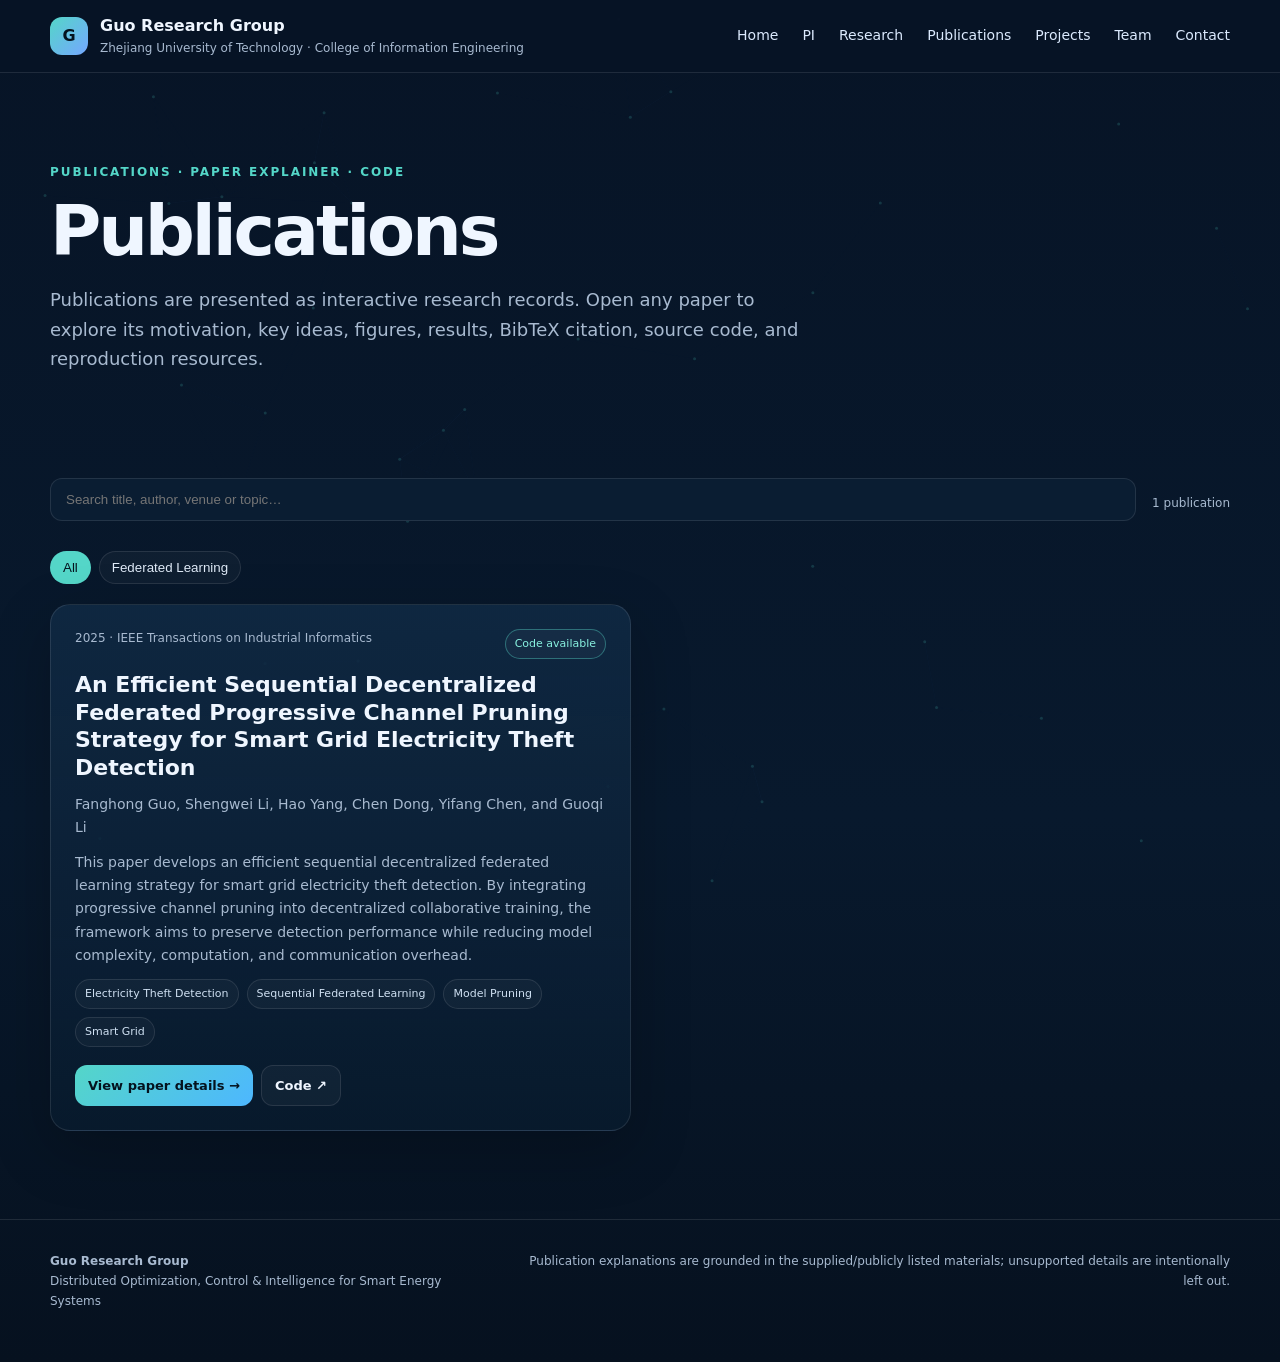
<file: publications.html>
<!doctype html>
<html lang="en">
<head>
  <meta charset="utf-8" />
  <meta name="viewport" content="width=device-width,initial-scale=1" />
  <meta name="description" content="Publication list of Guo Research Group, Zhejiang University of Technology." />
  <meta name="theme-color" content="#071426" />
  <title>Publications | Guo Research Group</title>
  <link rel="icon" href="assets/favicon.svg" type="image/svg+xml" />
  <link rel="stylesheet" href="assets/style.css" />
</head>
<body>
  <canvas id="network-canvas" aria-hidden="true"></canvas>
  <header class="site-header">
    <div class="container nav-wrap">
      <a class="brand" href="index.html"><span class="brand-mark">G</span><span><strong>Guo Research Group</strong><small>Zhejiang University of Technology · College of Information Engineering</small></span></a>
      <button class="menu-btn" id="menuBtn" aria-label="Open navigation" aria-expanded="false">☰</button>
      <nav id="nav" class="nav"><a href="index.html#home">Home</a><a href="index.html#about">PI</a><a href="index.html#research">Research</a><a href="index.html#publications">Publications</a><a href="index.html#projects">Projects</a><a href="index.html#team">Team</a><a href="index.html#contact">Contact</a></nav>
    </div>
  </header>
  <main>
    <section class="page-hero"><div class="container"><div class="section-tag">PUBLICATIONS · PAPER EXPLAINER · CODE</div><h1>Publications</h1><p>Publications are presented as interactive research records. Open any paper to explore its motivation, key ideas, figures, results, BibTeX citation, source code, and reproduction resources.</p></div></section>
    <section class="section" style="padding-top:20px"><div class="container">
      <div class="filters"><input id="paperSearch" class="search-box" type="search" placeholder="Search title, author, venue or topic…" aria-label="Search publications"><div id="resultCount" class="micro-note"></div></div>
      <div id="filterChips" class="filter-chips"></div>
      <div style="height:20px"></div>
      <div id="papersGrid" class="papers-grid"></div>
    </div></section>
  </main>
  <footer><div class="container footer-grid"><div><b>Guo Research Group</b><br><span>Distributed Optimization, Control & Intelligence for Smart Energy Systems</span></div><div class="footer-right">Publication explanations are grounded in the supplied/publicly listed materials; unsupported details are intentionally left out.</div></div></footer>
  <script src="assets/publications.js"></script>
  <script src="assets/main.js"></script>
  <script src="assets/publications-page.js"></script>
</body>
</html>
</file>
<file: assets/style.css>
:root{
  --bg:#071426;
  --bg2:#0a1c31;
  --panel:#0d223c;
  --panel2:#102943;
  --text:#eff6ff;
  --muted:#a8bad0;
  --line:rgba(255,255,255,.10);
  --accent:#54d6c8;
  --accent2:#75a7ff;
  --max:1180px;
  --shadow:0 20px 60px rgba(0,0,0,.22);
}

*{
  box-sizing:border-box;
}

html{
  scroll-behavior:smooth;
}

body{
  margin:0;
  font-family:Inter,ui-sans-serif,system-ui,-apple-system,BlinkMacSystemFont,"Segoe UI",sans-serif;
  background:linear-gradient(180deg,var(--bg),#08192d 60%,#06111f);
  color:var(--text);
  line-height:1.65;
}

a{
  color:inherit;
  text-decoration:none;
}

img{
  max-width:100%;
  display:block;
}

code{
  font-family:"SFMono-Regular",Consolas,monospace;
}

.container{
  width:min(var(--max),calc(100% - 40px));
  margin:auto;
}

.section{
  padding:88px 0;
}

.section-muted{
  background:rgba(255,255,255,.025);
  border-block:1px solid var(--line);
}


/* ==============================
   Background
============================== */

#network-canvas{
  position:fixed;
  inset:0;
  width:100%;
  height:100%;
  pointer-events:none;
  opacity:.25;
  z-index:-1;
}


/* ==============================
   Header
============================== */

.site-header{
  position:sticky;
  top:0;
  z-index:50;
  background:rgba(7,20,38,.88);
  backdrop-filter:blur(18px);
  border-bottom:1px solid var(--line);
}

.nav-wrap{
  height:72px;
  display:flex;
  align-items:center;
  justify-content:space-between;
  gap:24px;
}

.brand{
  display:flex;
  align-items:center;
  gap:12px;
}

.brand-mark{
  width:38px;
  height:38px;
  display:grid;
  place-items:center;
  border-radius:12px;
  background:linear-gradient(135deg,var(--accent),var(--accent2));
  font-weight:900;
  color:#04121e;
}

.brand strong,
.brand small{
  display:block;
}

.brand small{
  color:var(--muted);
  font-size:12px;
}

.nav{
  display:flex;
  gap:24px;
  align-items:center;
}

.nav a{
  font-size:14px;
  color:#dbeafe;
}

.nav a:hover{
  color:var(--accent);
}

.menu-btn{
  display:none;
  background:none;
  border:0;
  color:#fff;
  font-size:24px;
}


/* ==============================
   Hero
============================== */

.hero{
  padding-top:110px;
}

.hero-grid{
  display:grid;
  grid-template-columns:1.2fr .8fr;
  align-items:center;
  gap:60px;
  min-height:560px;
}

.eyebrow,
.section-tag{
  font-size:12px;
  font-weight:800;
  letter-spacing:.16em;
  color:var(--accent);
  text-transform:uppercase;
}

.hero h1{
  font-size:clamp(44px,6vw,76px);
  line-height:1.03;
  margin:18px 0 24px;
  letter-spacing:-.05em;
}

.hero h1 span{
  color:var(--accent);
}

.hero-lead{
  font-size:19px;
  color:#c9d7e7;
  max-width:760px;
}

.hero-actions{
  display:flex;
  gap:12px;
  flex-wrap:wrap;
  margin:30px 0;
}

.btn{
  display:inline-flex;
  align-items:center;
  justify-content:center;
  gap:8px;
  padding:12px 18px;
  border-radius:12px;
  border:1px solid var(--line);
  font-weight:750;
}

.btn.primary{
  background:linear-gradient(135deg,var(--accent),#4db7ff);
  color:#04121e;
  border:0;
}

.btn.ghost{
  background:rgba(255,255,255,.035);
}

.btn.small{
  padding:9px 13px;
  font-size:13px;
}

.btn.disabled{
  opacity:.5;
  pointer-events:none;
}

.hero-meta{
  display:flex;
  gap:20px;
  flex-wrap:wrap;
  color:var(--muted);
  font-size:14px;
}

.hero-visual{
  display:grid;
  place-items:center;
}


/* ==============================
   Hero Orbital Graphic
============================== */

.orbital{
  position:relative;
  width:380px;
  aspect-ratio:1;
  border-radius:50%;
  display:grid;
  place-items:center;
}

.core{
  width:112px;
  height:112px;
  border-radius:50%;
  display:grid;
  place-items:center;
  text-align:center;
  background:linear-gradient(135deg,#113e5a,#143454);
  border:1px solid rgba(117,167,255,.55);
  box-shadow:0 0 70px rgba(84,214,200,.18);
  font-weight:900;
  letter-spacing:.12em;
}

.orbit{
  position:absolute;
  inset:10%;
  border:1px solid rgba(255,255,255,.12);
  border-radius:50%;
  animation:spin 26s linear infinite;
}

.orbit-2{
  inset:22%;
  animation-duration:19s;
  animation-direction:reverse;
}

.orbit-3{
  inset:35%;
  animation-duration:14s;
}

.node{
  position:absolute;
  width:48px;
  height:48px;
  border-radius:50%;
  display:grid;
  place-items:center;
  background:#0c2940;
  border:1px solid rgba(84,214,200,.5);
  font-size:11px;
  font-weight:900;
}

.node-a{
  top:-24px;
  left:45%;
}

.node-b{
  bottom:-24px;
  right:20%;
}

.node-c{
  top:20%;
  right:-24px;
}

.node-d{
  bottom:10%;
  left:-24px;
}

.node-e{
  top:-24px;
  left:40%;
}

@keyframes spin{
  to{
    transform:rotate(360deg);
  }
}


/* ==============================
   Statistics
============================== */

.stats-band{
  padding:28px 0;
  border-block:1px solid var(--line);
  background:rgba(7,20,38,.72);
}

.stats-grid{
  display:grid;
  grid-template-columns:repeat(5,1fr);
  gap:16px;
}

.stat{
  padding:10px 0;
}

.stat strong{
  display:block;
  font-size:30px;
}

.stat span,
.micro-note{
  font-size:12px;
  color:var(--muted);
}

.micro-note{
  margin-top:8px;
}


/* ==============================
   PI / About
============================== */

.two-col{
  display:grid;
  grid-template-columns:.9fr 1.1fr;
  gap:56px;
}

.portrait-card{
  border:1px solid var(--line);
  background:linear-gradient(180deg,var(--panel),rgba(13,34,60,.55));
  border-radius:24px;
  padding:24px;
  box-shadow:var(--shadow);
  align-self:start;
}


/* Modified: taller PI portrait */

.portrait-frame{
  border-radius:18px;
  overflow:hidden;
  aspect-ratio:7 / 8;
  background:#0b2035;
}

.portrait-frame img{
  width:100%;
  height:100%;
  object-fit:cover;
  object-position:center 5%;
}

.portrait-fallback{
  height:100%;
  display:none;
  place-items:center;
  font-size:80px;
  font-weight:900;
  color:var(--accent);
}

.portrait-copy h2{
  margin:20px 0 4px;
  font-size:30px;
}

.portrait-copy h2 span{
  font-size:17px;
  color:var(--muted);
  font-weight:500;
}

.portrait-copy p{
  margin:4px 0;
  color:var(--muted);
}

.kicker{
  margin-top:18px;
  color:var(--accent);
  font-size:12px;
  font-weight:800;
}

.mini-links{
  display:flex;
  gap:16px;
  flex-wrap:wrap;
  margin-top:18px;
  font-size:13px;
  color:#d9e8ff;
}

.section-title{
  font-size:clamp(32px,4vw,48px);
  line-height:1.12;
  letter-spacing:-.035em;
  margin:10px 0 18px;
}

.about-copy>p,
.section-head>p{
  color:var(--muted);
}


/* ==============================
   Timeline
============================== */

.timeline{
  margin-top:26px;
  border-left:1px solid rgba(84,214,200,.35);
}

.timeline-item{
  padding:0 0 24px 24px;
  position:relative;
}

.timeline-item:before{
  content:"";
  position:absolute;
  width:9px;
  height:9px;
  border-radius:50%;
  background:var(--accent);
  left:-5px;
  top:8px;
}

.timeline-item span{
  font-size:12px;
  color:var(--accent);
  font-weight:800;
}

.timeline-item p{
  margin:3px 0;
  color:#c7d5e5;
}


/* ==============================
   Section Headers
============================== */

.section-head{
  display:flex;
  justify-content:space-between;
  align-items:end;
  gap:40px;
  margin-bottom:34px;
}

.section-head>p{
  max-width:520px;
}

.text-link{
  color:var(--accent);
  font-weight:750;
}


/* ==============================
   Research
============================== */

.research-grid{
  display:grid;
  grid-template-columns:repeat(2,1fr);
  gap:18px;
}

.research-card,
.project,
.book-card,
.join-card,
.contact-card,
.paper-card,
.paper-panel{
  border:1px solid var(--line);
  background:linear-gradient(
    180deg,
    rgba(16,41,67,.9),
    rgba(8,27,46,.8)
  );
  border-radius:20px;
  box-shadow:var(--shadow);
}

.research-card{
  padding:28px;
  min-height:250px;
}

.research-num{
  font-size:13px;
  color:var(--accent);
  font-weight:900;
}

.research-card h3{
  font-size:24px;
  margin:12px 0;
}

.research-card p{
  color:var(--muted);
}

.tags,
.paper-tags{
  display:flex;
  gap:8px;
  flex-wrap:wrap;
}

.tags span,
.pub-pill,
.paper-tags span,
.status-pill{
  font-size:11px;
  padding:5px 9px;
  border:1px solid var(--line);
  border-radius:999px;
  color:#cfe0f2;
  background:rgba(255,255,255,.03);
}


/* ==============================
   Impact
============================== */

.impact-strip{
  display:grid;
  grid-template-columns:repeat(3,1fr);
  gap:1px;
  background:var(--line);
  border:1px solid var(--line);
  border-radius:18px;
  overflow:hidden;
  margin-top:22px;
}

.impact-strip>div{
  padding:24px;
  background:#0a1d32;
}

.impact-strip span,
.impact-strip small{
  display:block;
  color:var(--muted);
}

.impact-strip strong{
  display:block;
  font-size:28px;
  margin:5px 0;
}


/* ==============================
   Homepage Publications
============================== */

.pub-list{
  border-top:1px solid var(--line);
}

.pub-item{
  display:grid;
  grid-template-columns:80px 1fr auto;
  gap:18px;
  padding:25px 0;
  border-bottom:1px solid var(--line);
  align-items:start;
}

.pub-year{
  font-size:13px;
  color:var(--accent);
  font-weight:900;
}

.pub-item h3{
  margin:0 0 5px;
  font-size:20px;
}

.pub-item h3 a:hover{
  color:var(--accent);
}

.pub-item p{
  margin:0 0 10px;
  color:var(--muted);
}

.pub-arrow{
  color:var(--accent);
  font-size:22px;
}


/* ==============================
   Books
============================== */

.book-card{
  display:grid;
  grid-template-columns:repeat(2,1fr);
  gap:30px;
  padding:26px;
  margin-top:32px;
}

.book-card h3{
  margin:5px 0;
}

.book-card p{
  margin:0;
  color:var(--muted);
}


/* ==============================
   Projects
============================== */

.project-grid{
  display:grid;
  grid-template-columns:repeat(2,1fr);
  gap:16px;
}

.project{
  padding:24px;
}

.project span{
  font-size:12px;
  color:var(--accent);
  font-weight:800;
}

.project h3{
  margin:7px 0 5px;
}

.project p{
  margin:0;
  color:var(--muted);
}


/* ==============================
   Honors
============================== */

.honor-grid{
  display:grid;
  grid-template-columns:repeat(4,1fr);
  gap:12px;
  margin-top:18px;
}

.honor{
  padding:18px;
  border-top:2px solid rgba(84,214,200,.6);
  background:rgba(255,255,255,.025);
}

.honor b,
.honor span{
  display:block;
}

.honor b{
  color:var(--accent);
  font-size:12px;
}


/* ==============================
   Team
============================== */

.people-grid{
  display:grid;
  grid-template-columns:repeat(4,1fr);
  gap:16px;
}

.person{
  padding:22px;
  border:1px solid var(--line);
  border-radius:18px;
  background:rgba(255,255,255,.025);
}

.avatar{
  width:64px;
  height:64px;
  border-radius:18px;
  display:grid;
  place-items:center;
  background:linear-gradient(135deg,#164562,#152d4a);
  font-weight:900;
  color:var(--accent);
}

.person h3{
  margin:14px 0 2px;
}

.person p{
  margin:0;
  color:var(--muted);
  font-size:13px;
}

.join-card{
  margin-top:30px;
  padding:28px;
  display:flex;
  justify-content:space-between;
  align-items:center;
  gap:30px;
}

.join-card h3{
  font-size:24px;
  margin:7px 0;
}

.join-card p{
  margin:0;
  color:var(--muted);
}


/* ==============================
   Contact
============================== */

.contact-grid{
  display:grid;
  grid-template-columns:1fr 1fr;
  gap:40px;
}

.contact-card{
  padding:25px;
}

.contact-card>div{
  padding:14px 0;
  border-bottom:1px solid var(--line);
}

.contact-card>div:last-child{
  border-bottom:0;
}

.contact-card span{
  display:block;
  color:var(--accent);
  font-size:12px;
  font-weight:800;
}

.contact-card p{
  margin:2px 0;
  color:var(--muted);
}


/* ==============================
   Footer
============================== */

footer{
  border-top:1px solid var(--line);
  padding:32px 0 50px;
  color:var(--muted);
  font-size:12px;
}

.footer-grid{
  display:flex;
  justify-content:space-between;
  gap:30px;
}

.footer-right{
  text-align:right;
}


/* ==============================
   Publications Page
============================== */

.page-hero{
  padding:90px 0 44px;
}

.page-hero h1{
  font-size:clamp(42px,6vw,70px);
  line-height:1.03;
  margin:12px 0 18px;
  letter-spacing:-.045em;
}

.page-hero p{
  max-width:760px;
  color:var(--muted);
  font-size:18px;
}

.filters{
  display:grid;
  grid-template-columns:1fr auto;
  gap:16px;
  align-items:center;
  margin:22px 0 30px;
}

.search-box{
  width:100%;
  padding:13px 15px;
  border-radius:12px;
  border:1px solid var(--line);
  background:#0a1d32;
  color:#fff;
  outline:none;
}

.filter-chips{
  display:flex;
  gap:8px;
  flex-wrap:wrap;
}

.chip{
  padding:8px 12px;
  border-radius:999px;
  border:1px solid var(--line);
  background:rgba(255,255,255,.03);
  color:#dfeaf7;
  cursor:pointer;
}

.chip.active{
  background:var(--accent);
  color:#05131e;
  border-color:transparent;
}

.papers-grid{
  display:grid;
  grid-template-columns:repeat(2,1fr);
  gap:18px;
}

.paper-card{
  padding:24px;
  display:flex;
  flex-direction:column;
  gap:12px;
  transition:.2s;
}

.paper-card:hover{
  transform:translateY(-3px);
  border-color:rgba(84,214,200,.45);
}

.paper-card .meta{
  display:flex;
  justify-content:space-between;
  gap:14px;
  color:var(--muted);
  font-size:12px;
}

.paper-card h2{
  font-size:22px;
  line-height:1.25;
  margin:0;
}

.paper-card .authors,
.paper-card .summary{
  color:var(--muted);
  font-size:14px;
  margin:0;
}

.paper-card .paper-actions{
  display:flex;
  gap:8px;
  flex-wrap:wrap;
  margin-top:auto;
  padding-top:6px;
}

.status-pill.code{
  color:#88f1df;
  border-color:rgba(84,214,200,.4);
}

.empty-state{
  padding:50px 0;
  color:var(--muted);
  text-align:center;
}


/* ==============================
   Paper Detail Page
============================== */

.back-link{
  display:inline-flex;
  align-items:center;
  gap:8px;
  color:var(--accent);
  font-weight:750;
  margin-bottom:20px;
}

.paper-layout{
  display:grid;
  grid-template-columns:minmax(0,1fr) 320px;
  gap:28px;
  align-items:start;
}

.paper-main{
  min-width:0;
}

.paper-title{
  font-size:clamp(34px,5vw,58px);
  line-height:1.08;
  letter-spacing:-.04em;
  margin:12px 0 16px;
}

.paper-authors{
  font-size:17px;
  color:#c7d6e7;
}

.paper-venue{
  color:var(--muted);
}

.paper-panel{
  padding:26px;
  margin-bottom:18px;
}

.paper-panel h2{
  font-size:24px;
  margin:0 0 12px;
}

.paper-panel h3{
  font-size:17px;
  margin:22px 0 7px;
}

.paper-panel p,
.paper-panel li{
  color:#c7d6e7;
}

.paper-panel ul{
  padding-left:20px;
}

.paper-sidebar{
  position:sticky;
  top:92px;
}

.side-card{
  border:1px solid var(--line);
  background:#0a1d32;
  border-radius:18px;
  padding:20px;
  margin-bottom:14px;
}

.side-card h3{
  font-size:15px;
  margin:0 0 12px;
}

.side-card .btn{
  width:100%;
  margin-top:8px;
}

.key-facts{
  display:grid;
  gap:12px;
}

.key-facts div{
  padding-bottom:10px;
  border-bottom:1px solid var(--line);
}

.key-facts div:last-child{
  border-bottom:0;
}

.key-facts span{
  display:block;
  color:var(--muted);
  font-size:11px;
}

.key-facts b{
  display:block;
  margin-top:2px;
}

.bibtex{
  position:relative;
  background:#06111e;
  border:1px solid var(--line);
  border-radius:12px;
  padding:16px;
  overflow:auto;
  color:#d9e7f5;
  font-size:12px;
  white-space:pre;
}

.copy-btn{
  position:absolute;
  right:12px;
  top:12px;
  border:1px solid var(--line);
  border-radius:8px;
  background:#0d223c;
  color:#fff;
  padding:6px 9px;
  cursor:pointer;
}

.callout{
  border-left:3px solid var(--accent);
  padding:12px 16px;
  background:rgba(84,214,200,.06);
  border-radius:0 12px 12px 0;
}

.admin-note{
  font-size:12px;
  color:var(--muted);
  padding-top:8px;
}


/* ==============================
   Reveal Animation
============================== */

.reveal{
  opacity:1;
  transform:none;
}

.js .reveal{
  opacity:0;
  transform:translateY(14px);
  transition:.6s ease;
}

.js .reveal.visible{
  opacity:1;
  transform:none;
}

.delay-1{
  transition-delay:.08s;
}

.delay-2{
  transition-delay:.16s;
}

.delay-3{
  transition-delay:.24s;
}


/* ==============================
   Group Photo
============================== */

.group-photo-section{
  padding-top:72px;
  padding-bottom:36px;
}

.group-photo-card{
  margin:0;
  border:1px solid var(--line);
  background:linear-gradient(
    180deg,
    rgba(16,41,67,.9),
    rgba(8,27,46,.8)
  );
  border-radius:22px;
  padding:18px;
  box-shadow:var(--shadow);
}

.group-photo{
  width:100%;
  max-height:650px;
  object-fit:cover;
  border-radius:14px;
}

.group-photo-card figcaption{
  text-align:center;
  color:var(--muted);
  font-size:13px;
  margin-top:12px;
}


/* ==============================
   Paper Figures
============================== */

.paper-hero-figure{
  margin:24px 0 30px;
}

.paper-hero-figure img{
  width:100%;
  height:auto;
  border-radius:14px;
  border:1px solid var(--line);
  background:#fff;
}

.paper-hero-figure figcaption,
.paper-gallery-item figcaption{
  margin-top:12px;
  color:var(--muted);
  font-size:13px;
  line-height:1.55;
}

.paper-gallery{
  display:grid;
  grid-template-columns:repeat(2,minmax(0,1fr));
  gap:18px;
  margin-top:24px;
}

.paper-gallery-item{
  margin:0;
  padding:12px;
  border:1px solid var(--line);
  border-radius:14px;
  background:rgba(255,255,255,.025);
}

.paper-gallery-item img{
  width:100%;
  height:auto;
  border-radius:9px;
  background:#fff;
}


/* ==============================
   Responsive
============================== */

@media(max-width:900px){

  .menu-btn{
    display:block;
  }

  .nav{
    display:none;
    position:absolute;
    top:72px;
    left:20px;
    right:20px;
    flex-direction:column;
    align-items:flex-start;
    padding:18px;
    background:#081a2d;
    border:1px solid var(--line);
    border-radius:16px;
  }

  .nav.open{
    display:flex;
  }

  .hero-grid,
  .two-col,
  .contact-grid,
  .paper-layout{
    grid-template-columns:1fr;
  }

  .hero-visual{
    display:none;
  }

  .stats-grid{
    grid-template-columns:repeat(2,1fr);
  }

  .research-grid,
  .project-grid,
  .papers-grid{
    grid-template-columns:1fr;
  }

  .honor-grid,
  .people-grid{
    grid-template-columns:repeat(2,1fr);
  }

  .impact-strip{
    grid-template-columns:1fr;
  }

  .section-head{
    align-items:flex-start;
    flex-direction:column;
  }

  .book-card{
    grid-template-columns:1fr;
  }

  .paper-sidebar{
    position:static;
  }

  .filters{
    grid-template-columns:1fr;
  }

  .join-card{
    align-items:flex-start;
    flex-direction:column;
  }

  .footer-grid{
    display:block;
  }

  .footer-right{
    text-align:left;
    margin-top:14px;
  }

}


@media(max-width:700px){

  .paper-gallery{
    grid-template-columns:1fr;
  }

}


@media(max-width:560px){

  .container{
    width:min(100% - 24px,var(--max));
  }

  .section{
    padding:64px 0;
  }

  .hero{
    padding-top:70px;
  }

  .hero h1{
    font-size:42px;
  }

  .stats-grid,
  .honor-grid,
  .people-grid{
    grid-template-columns:1fr;
  }

  .pub-item{
    grid-template-columns:50px 1fr;
  }

  .pub-arrow{
    display:none;
  }

  .paper-card h2{
    font-size:19px;
  }

}

#home{
  scroll-margin-top:72px;
}
</file>
